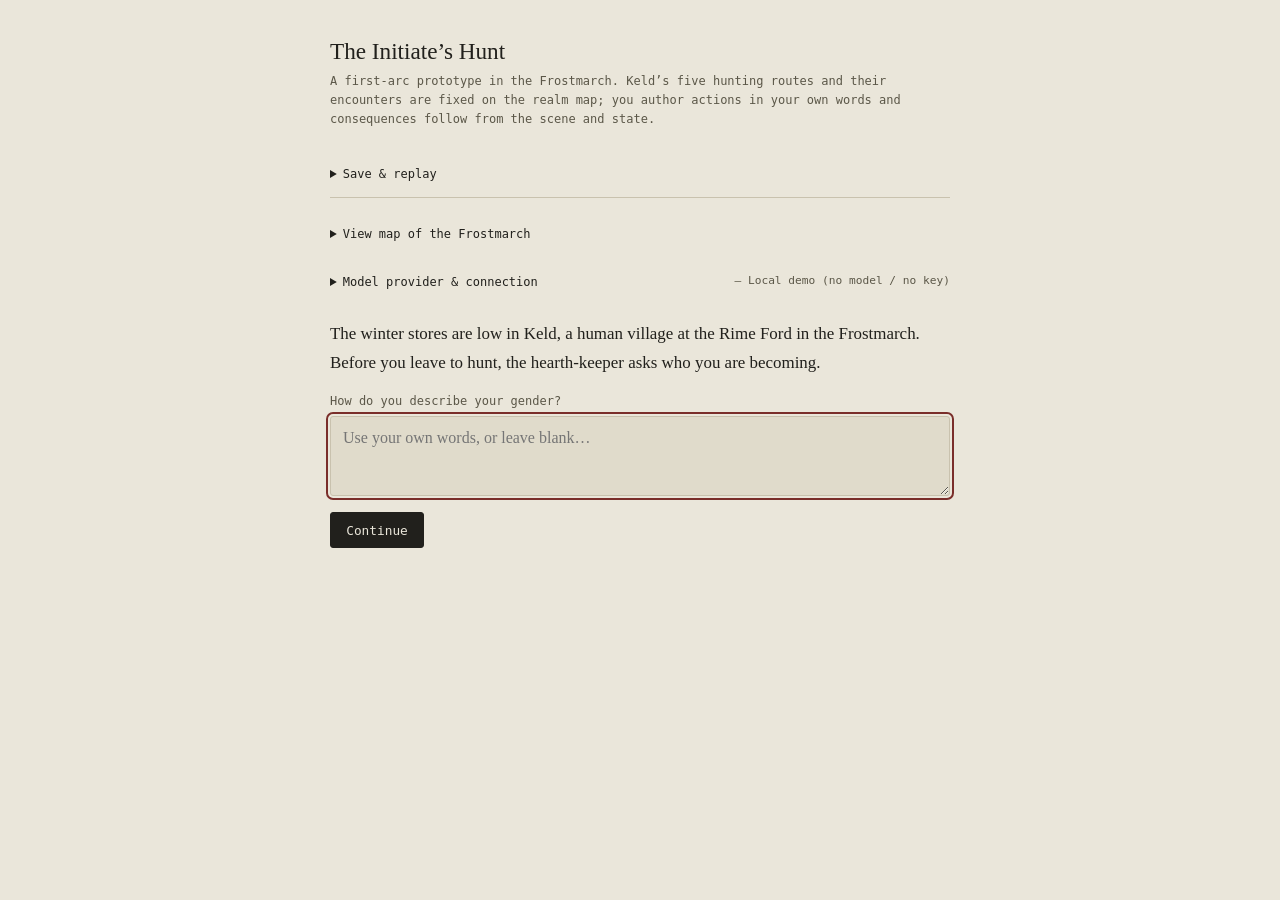
<file: index.html>
<!doctype html>
<html lang="en">

<head>
  <meta charset="utf-8">
  <meta name="viewport" content="width=device-width, initial-scale=1, viewport-fit=cover">
  <title>The Initiate’s Hunt — interactive fiction prototype</title>
  <link rel="stylesheet" href="styles.css">
</head>

<body>
  <main class="wrap">
    <header class="masthead">
      <h1>The Initiate’s Hunt</h1>
      <p class="note">A first-arc prototype in the Frostmarch. Keld’s five hunting routes and their encounters are fixed
        on the realm map; you author actions in your own words and consequences follow from the scene and state.</p>
    </header>

    <details class="run-tools">
      <summary>Save &amp; replay</summary>
      <div class="run-controls">
        <label for="run-seed">Run seed
          <input id="run-seed" autocomplete="off" spellcheck="false">
        </label>
        <button id="save-now" type="button">Save now</button>
        <button id="resume-run" type="button">Resume saved run</button>
        <button id="replay-seed" type="button">Start / replay this seed</button>
        <button id="new-run" type="button">New random run</button>
      </div>
      <p class="save-note" id="save-note" aria-live="polite">The story and draft auto-save on this device. The seed
        repeats random mutation rolls; model classifications may vary. API keys are never saved.</p>
    </details>

    <details class="realm-map">
      <summary>View map of the Frostmarch</summary>
      <img src="frostmarch-realm-map.svg" alt="Map of the Frostmarch showing Keld and five fixed hunting routes.">
      <p class="map-caption"><a href="frostmarch-realm-map.svg" target="_blank" rel="noopener">Open the full-size realm
          map</a></p>
    </details>

    <details class="provider" id="provider-panel">
      <summary>Model provider &amp; connection <span class="provider-name" id="provider-name"></span></summary>
      <div class="provider-grid">
        <label>Provider
          <select id="provider">
            <option value="demo">Local demo (no model / no key)</option>
            <option value="claude-app">Claude in-app</option>
            <option value="anthropic">Claude API</option>
            <option value="openai">OpenAI API</option>
            <option value="qwen">Qwen API</option>
            <option value="local">Local OpenAI-compatible model</option>
            <option value="jev">Jev classifier</option>
          </select>
        </label>
        <label>Model
          <input id="model" value="local-demo" autocomplete="off">
        </label>
        <label id="endpoint-wrap" hidden>API endpoint
          <input id="endpoint" value="" autocomplete="off" spellcheck="false">
        </label>
        <label id="key-wrap" hidden>API key
          <input id="api-key" type="password" placeholder="Enter key; kept for this tab only" autocomplete="off">
        </label>
      </div>
      <p class="provider-help" id="provider-help">Demo mode uses a small local keyword classifier. No story text leaves
        this page. Choose a hosted provider and enter your own API key to use that model.</p>
      <div class="provider-status" id="provider-status" aria-live="polite"></div>
    </details>

    <div id="transcript" role="log" aria-live="polite" aria-relevant="additions"></div>
    <div id="stats" class="stats" aria-live="polite" hidden></div>
    <div id="composer"></div>
  </main>

  <p id="boot-warning" class="boot-warning" hidden>
    This page uses JavaScript modules, which browsers block on <code>file://</code>. Serve the folder over HTTP
    (for example <code>python -m http.server 8000</code>) and open <code>http://localhost:8000/</code>.
  </p>
  <noscript>This prototype needs JavaScript enabled.</noscript>
  <script>
    if (location.protocol === 'file:') document.querySelector('#boot-warning').hidden = false;
  </script>
  <script type="module" src="src/main.js"></script>
</body>

</html>
</file>
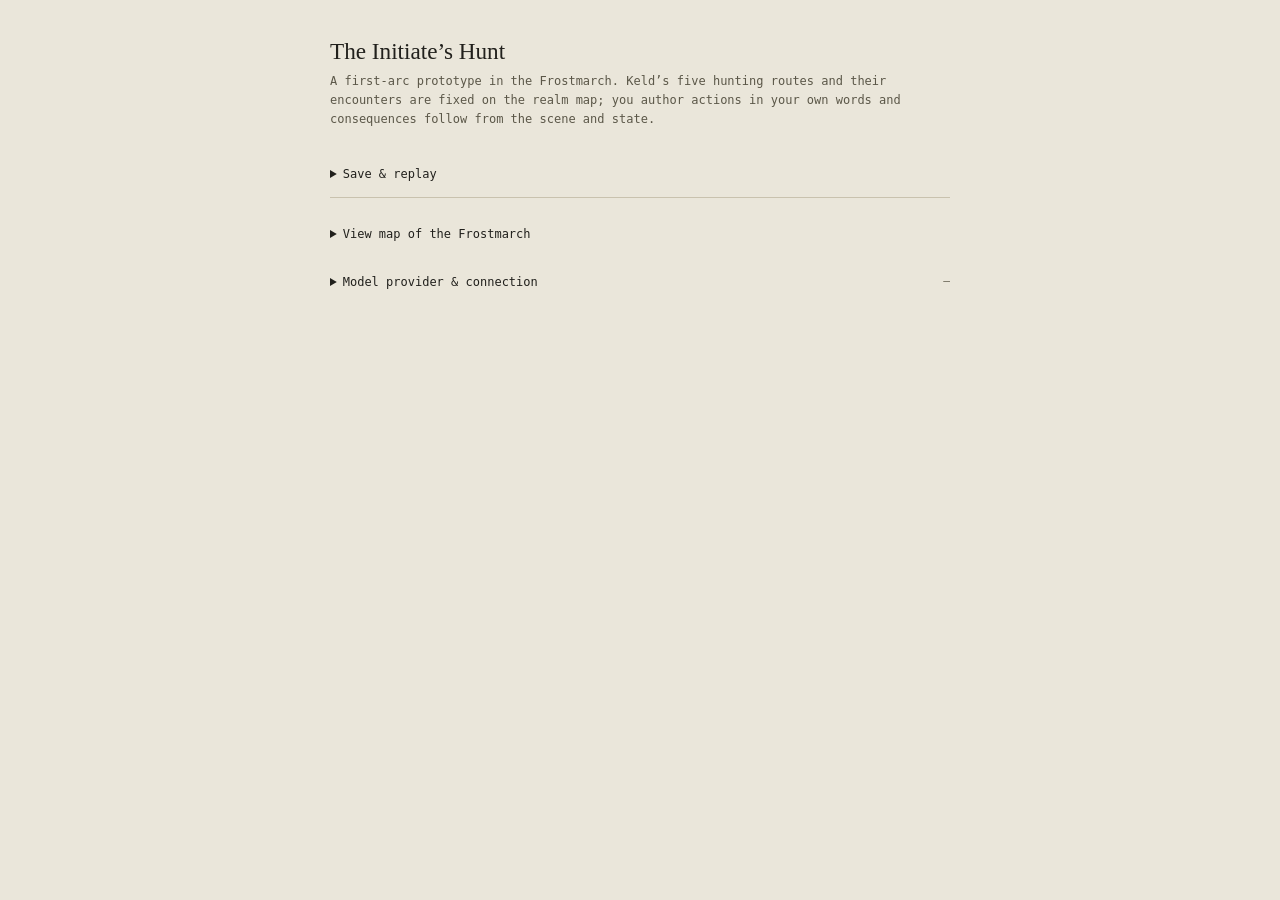
<file: initiates-hunt-prototype.html>
<!doctype html>
<html lang="en">

<head>
  <meta charset="utf-8">
  <meta name="viewport" content="width=device-width, initial-scale=1">
  <title>The Initiate’s Hunt — moved</title>
  <meta http-equiv="refresh" content="0; url=index.html">
  <link rel="canonical" href="index.html">
</head>

<body>
  <p>The prototype now lives at <a href="index.html">index.html</a>.</p>
</body>

</html>
</file>
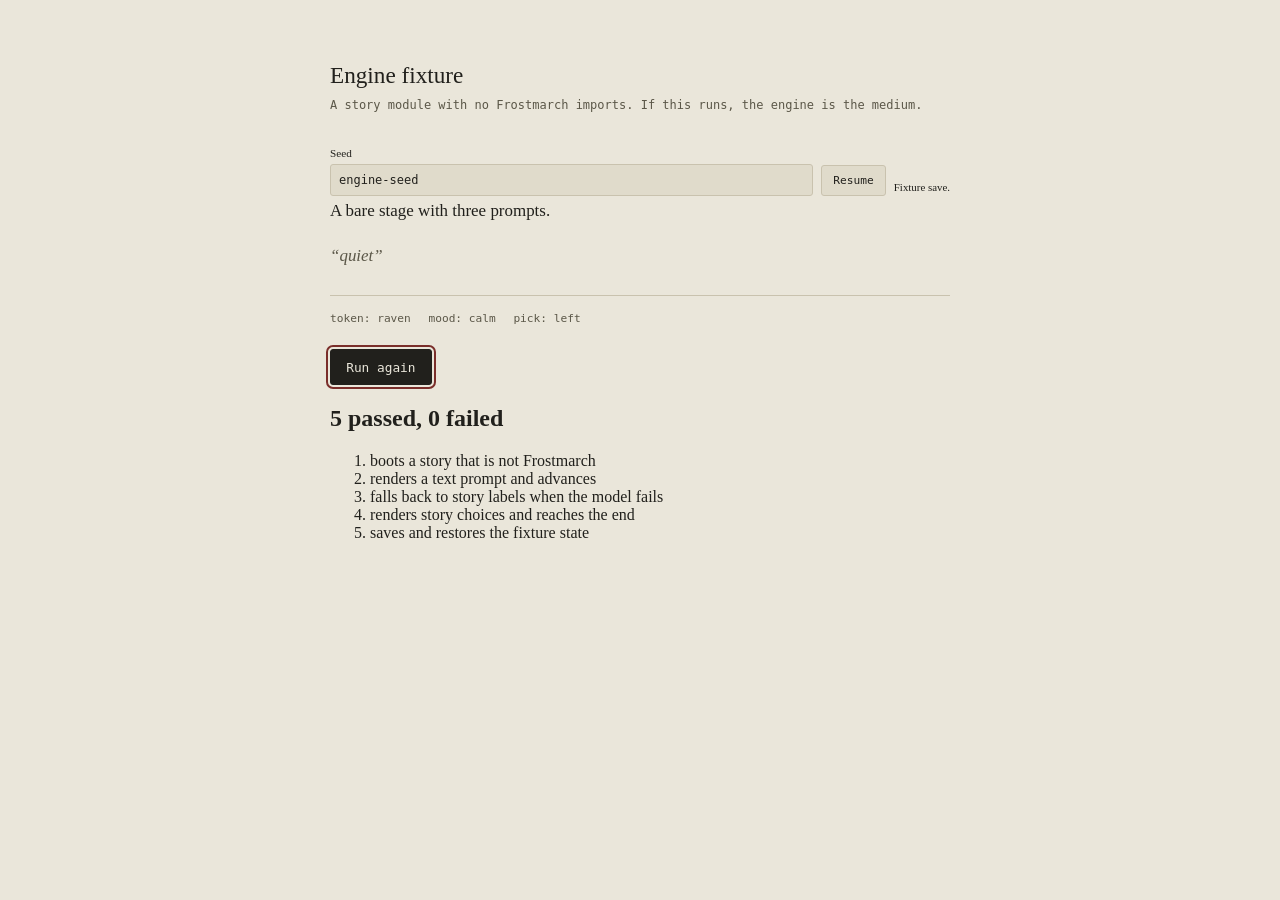
<file: tests/engine.html>
<!doctype html>
<html lang="en">

<head>
  <meta charset="utf-8">
  <meta name="viewport" content="width=device-width, initial-scale=1">
  <title>Engine tests — story module seam</title>
  <link rel="stylesheet" href="../styles.css">
  <style>
    body { padding: 1.5rem; }
    #transcript { min-height: 4rem; }
    .engine-shell { max-width: 560px; margin: 0 auto 1rem; }
  </style>
</head>

<body>
  <main class="wrap">
    <header class="masthead">
      <h1>Engine fixture</h1>
      <p class="note">A story module with no Frostmarch imports. If this runs, the engine is the medium.</p>
    </header>

    <div class="run-controls">
      <label for="run-seed">Seed <input id="run-seed" autocomplete="off"></label>
      <button id="resume-run" type="button">Resume</button>
      <p class="save-note" id="save-note" aria-live="polite"></p>
    </div>

    <div id="transcript" role="log" aria-live="polite"></div>
    <div id="stats" class="stats" aria-live="polite" hidden></div>
    <div id="composer"></div>

    <section id="results" aria-live="polite"></section>
  </main>

  <script type="module" src="engine.js"></script>
</body>

</html>
</file>
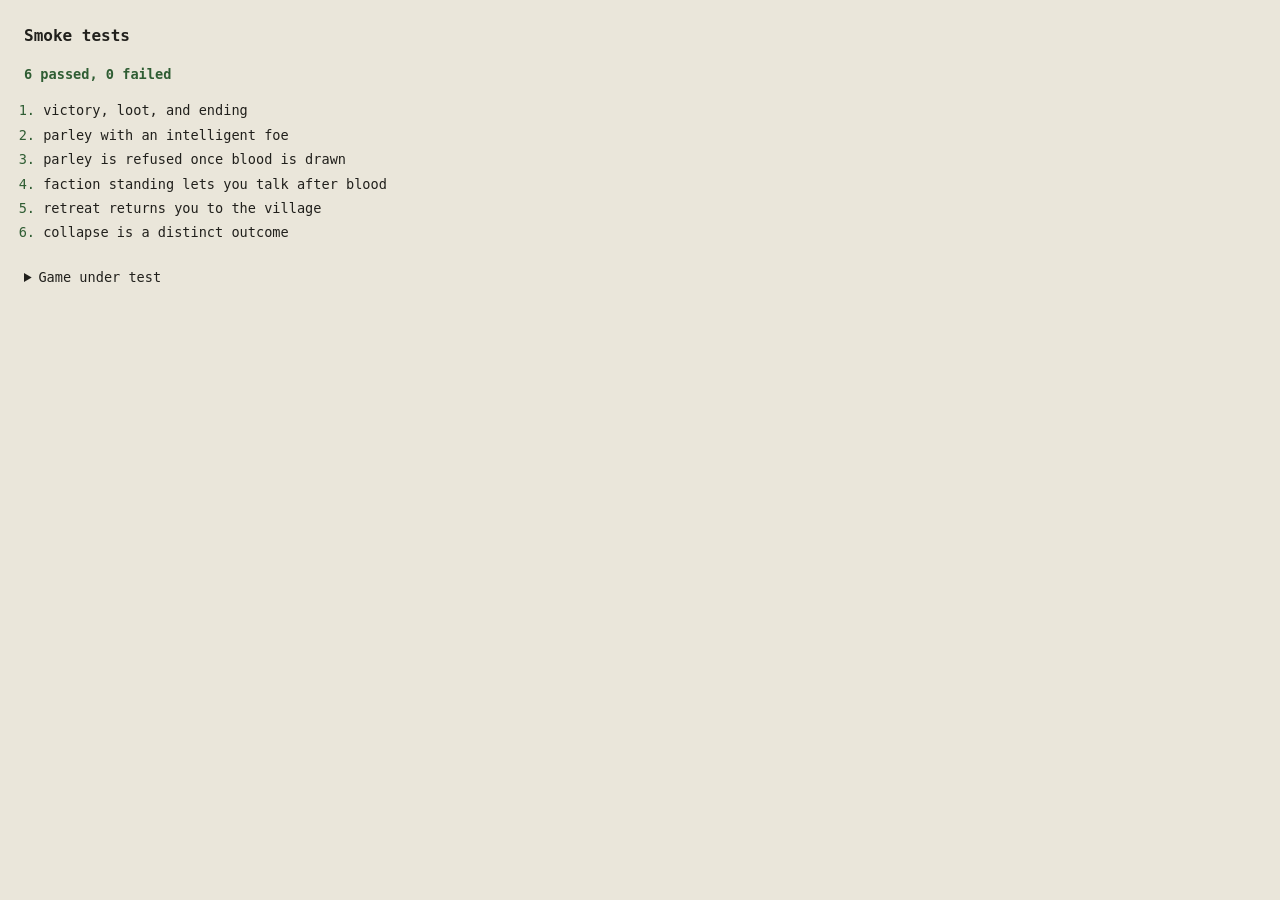
<file: tests/smoke.html>
<!doctype html>
<html lang="en">

<head>
  <meta charset="utf-8">
  <meta name="viewport" content="width=device-width, initial-scale=1">
  <title>Smoke tests — The Initiate’s Hunt</title>
  <style>
    body { margin: 0; padding: 1.5rem; background: #eae6da; color: #21201c; font: .85rem/1.5 ui-monospace, Menlo, monospace; }
    h1 { font-size: 1rem; margin: 0 0 1rem; }
    #summary { font-weight: 700; margin-bottom: 1rem; }
    #summary.fail { color: #7a2e2a; }
    #summary.pass { color: #2f5d33; }
    ol { padding-left: 1.2rem; }
    li { margin: .25rem 0; }
    li.pass::marker { color: #2f5d33; }
    li.fail { color: #7a2e2a; }
    li.fail pre { white-space: pre-wrap; margin: .25rem 0 0; font: inherit; }
    iframe { width: 640px; height: 520px; border: 1px solid #c9c2ae; background: #fff; }
    details { margin-top: 1.5rem; }
  </style>
</head>

<body>
  <h1>Smoke tests</h1>
  <p id="summary">Running…</p>
  <ol id="results"></ol>

  <details>
    <summary>Game under test</summary>
    <iframe id="game" src="../index.html" title="Game under test"></iframe>
  </details>

  <script type="module" src="smoke.js"></script>
</body>

</html>
</file>
<file: styles.css>
:root {
  --paper: #eae6da;
  --paper2: #e0dbcb;
  --ink: #21201c;
  --soft: #5b5748;
  --red: #7a2e2a;
  --rule: #c9c2ae;
  --serif: "Iowan Old Style", "Palatino Linotype", Palatino, Georgia, serif;
  --mono: ui-monospace, SFMono-Regular, Menlo, monospace
}

@media(prefers-color-scheme:dark) {
  :root {
    --paper: #1b1a16;
    --paper2: #242219;
    --ink: #e8e3d6;
    --soft: #b5ae9c;
    --red: #d98a80;
    --rule: #3a382f
  }
}

* {
  box-sizing: border-box
}

[hidden] {
  display: none !important
}

body {
  margin: 0;
  background: var(--paper);
  color: var(--ink);
  font-family: var(--serif)
}

.wrap {
  max-width: 660px;
  margin: auto;
  padding: 2.4rem 1.25rem 3rem
}

.masthead h1 {
  font-size: 1.45rem;
  font-weight: 500;
  margin: 0 0 .4rem
}

.note,
.label,
.status,
.stats,
.annotation,
button {
  font-family: var(--mono)
}

.note {
  font-size: .75rem;
  line-height: 1.6;
  color: var(--soft);
  margin: 0 0 2rem
}

.scene {
  font-size: 1.06rem;
  line-height: 1.75;
  margin: 0 0 1rem
}

.player {
  color: var(--soft);
  font-style: italic
}

.bridge {
  color: var(--soft);
  font-style: italic
}

.annotation {
  font-size: .78rem;
  color: var(--red);
  border-left: 2px solid var(--red);
  padding-left: .75rem;
  margin: 1.2rem 0;
  line-height: 1.6
}

hr {
  border: 0;
  border-top: 1px solid var(--rule);
  margin: 2rem 0
}

.label {
  display: block;
  font-size: .75rem;
  color: var(--soft);
  margin-bottom: .5rem
}

textarea {
  width: 100%;
  min-height: 5rem;
  resize: vertical;
  padding: .75rem;
  background: var(--paper2);
  color: var(--ink);
  border: 1px solid var(--rule);
  border-radius: 3px;
  font: 1rem var(--serif)
}

textarea:focus {
  outline: 2px solid var(--red);
  outline-offset: 1px
}

.row {
  margin-top: .75rem;
  display: flex;
  gap: .65rem;
  flex-wrap: wrap
}

button {
  font-size: .8rem;
  cursor: pointer;
  border: 1px solid var(--rule);
  border-radius: 3px;
  padding: .6rem .95rem;
  background: var(--paper2);
  color: var(--ink)
}

button.primary {
  background: var(--ink);
  color: var(--paper);
  border-color: var(--ink)
}

button:focus-visible,
textarea:focus-visible,
select:focus-visible,
input:focus-visible {
  outline: 2px solid var(--red);
  outline-offset: 2px
}

button:disabled {
  opacity: .5;
  cursor: default
}

.status {
  font-size: .72rem;
  color: var(--red);
  min-height: 1.2em;
  margin-top: .6rem
}

.stats {
  font-size: .7rem;
  color: var(--soft);
  display: flex;
  flex-wrap: wrap;
  gap: .55rem 1.1rem;
  border-top: 1px solid var(--rule);
  padding-top: 1rem;
  margin: 1.5rem 0
}

.stats span {
  white-space: nowrap
}

.end {
  padding: .9rem 1rem;
  border-left: 2px solid var(--red);
  background: var(--paper2);
  line-height: 1.7
}

details.run-tools,
details.realm-map,
details.provider {
  margin: 0 0 1.5rem;
  font: .75rem/1.5 var(--mono);
  color: var(--soft)
}

/* All three disclosures share one left edge and one marker position. */
details.run-tools > summary,
details.realm-map > summary,
details.provider > summary {
  cursor: pointer;
  color: var(--ink);
  padding: .2rem 0
}

details.run-tools[open] > summary,
details.provider[open] > summary {
  margin-bottom: .85rem
}

.provider-name {
  float: right;
  color: var(--soft);
  font-size: .7rem
}

.provider-name::before {
  content: "— "
}

details.realm-map img {
  display: block;
  width: 100%;
  height: auto;
  margin-top: .75rem;
  border: 1px solid var(--rule)
}

.map-caption {
  margin: .5rem 0 0
}

.map-caption a {
  color: var(--red)
}

.provider-grid {
  display: grid;
  grid-template-columns: 1fr 1fr;
  gap: .65rem;
  margin-top: .85rem
}

.provider-grid label {
  display: block
}

.provider-grid select,
.provider-grid input {
  width: 100%;
  margin-top: .3rem;
  padding: .55rem;
  background: var(--paper2);
  color: var(--ink);
  border: 1px solid var(--rule);
  border-radius: 3px;
  font: .75rem var(--mono)
}

.provider-help {
  line-height: 1.5;
  margin: .7rem 0 0
}

.provider-status {
  min-height: 1em;
  margin-top: .5rem;
  color: var(--red)
}

@media(max-width:540px) {
  .provider-grid {
    grid-template-columns: 1fr
  }
}

details.run-tools {
  border-bottom: 1px solid var(--rule);
  padding-bottom: .7rem
}

.run-controls {
  display: flex;
  gap: .5rem;
  flex-wrap: wrap;
  align-items: end;
  margin-top: .7rem
}

.run-controls label {
  font-size: .7rem;
  flex: 1 1 180px
}

.run-controls input {
  display: block;
  width: 100%;
  margin-top: .3rem;
  padding: .5rem;
  background: var(--paper2);
  color: var(--ink);
  border: 1px solid var(--rule);
  border-radius: 3px;
  font: .75rem var(--mono)
}

.run-controls button {
  font-size: .7rem;
  padding: .5rem .7rem
}

.save-note {
  font-size: .68rem;
  line-height: 1.5;
  min-height: 1em;
  margin: .55rem 0 0
}

.boot-warning {
  max-width: 660px;
  margin: 0 auto 2rem;
  padding: .9rem 1rem;
  border-left: 2px solid var(--red);
  background: var(--paper2);
  font: .75rem/1.6 var(--mono);
  color: var(--ink)
}

.boot-warning code {
  font: inherit;
  color: var(--red)
}

.fallback {
  margin-top: 1rem;
  padding: .85rem;
  border: 1px dashed var(--rule);
  background: var(--paper2)
}

.fallback-note {
  font: .72rem var(--mono);
  line-height: 1.55;
  color: var(--soft);
  margin: 0 0 .3rem
}

.fallback-group {
  margin-top: .7rem
}

.fallback-actions {
  margin-top: 1rem
}

button.chip {
  font-size: .7rem;
  padding: .45rem .65rem;
  border-radius: 999px
}

button.chip.active {
  background: var(--red);
  border-color: var(--red);
  color: var(--paper)
}
</file>
